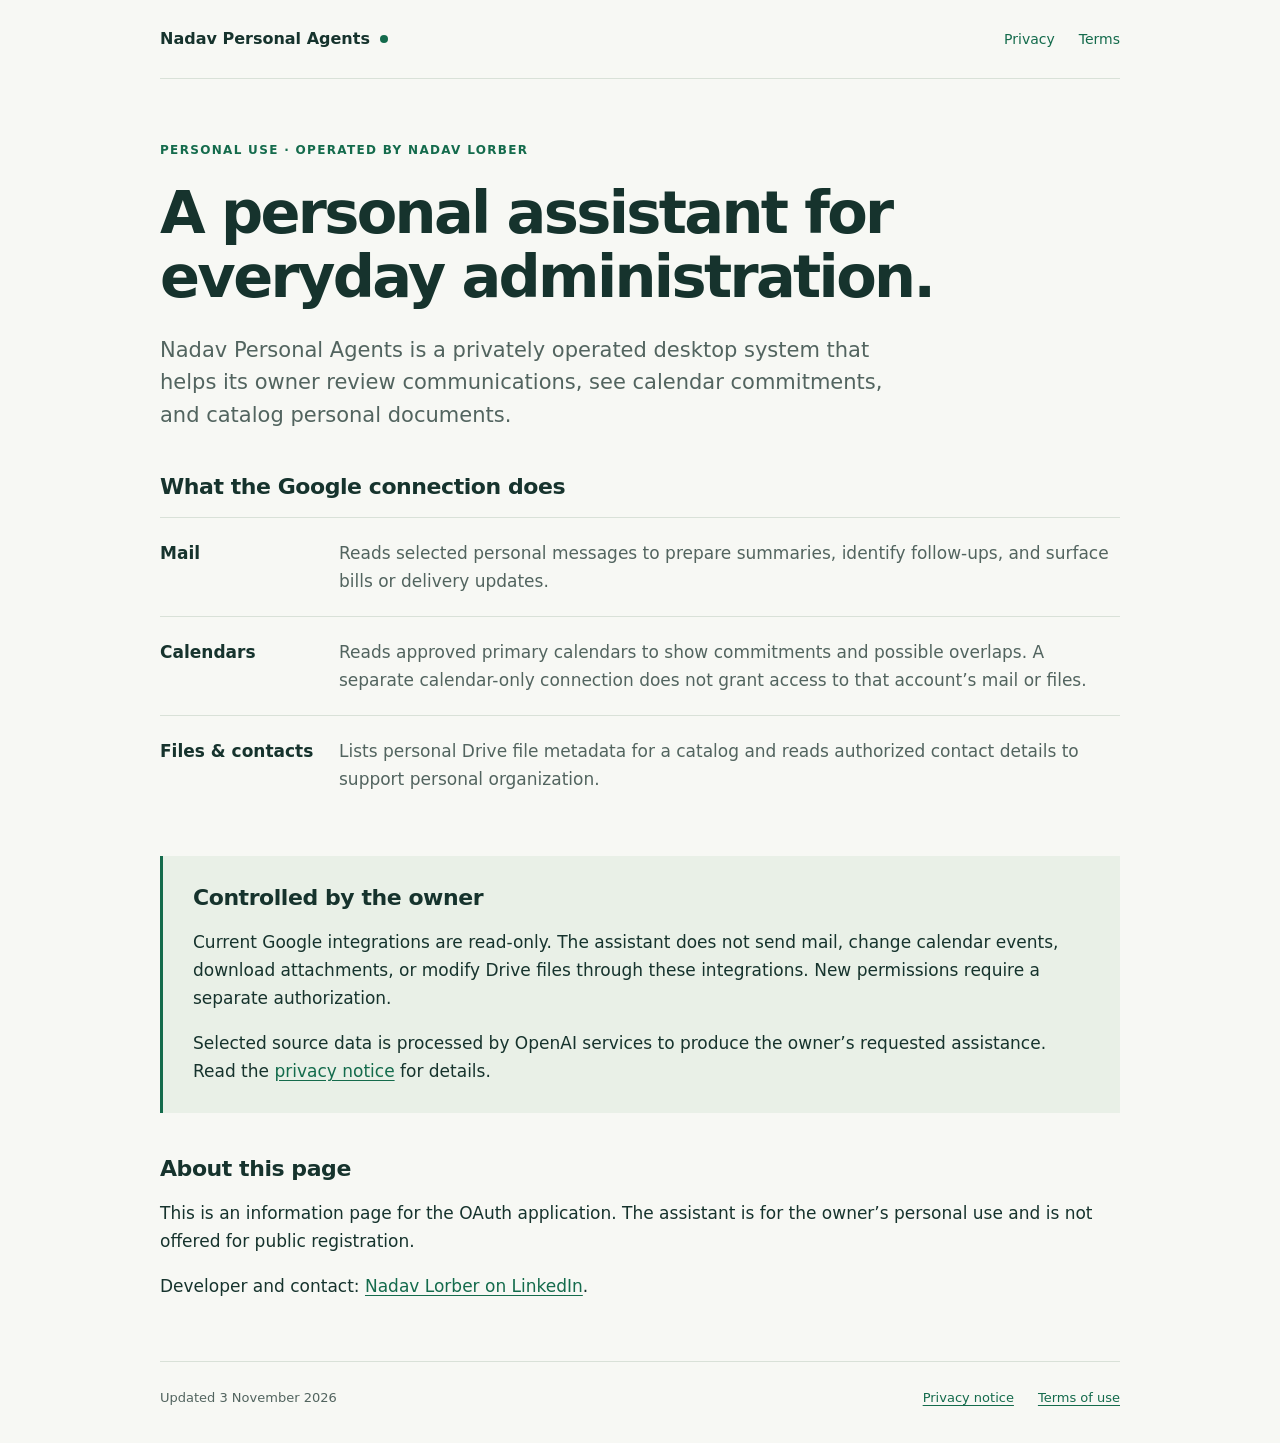
<file: index.html>
<!doctype html>
<html lang="en">
<head>
  <meta charset="utf-8"><meta name="viewport" content="width=device-width, initial-scale=1">
  <meta name="description" content="Information about Nadav Personal Agents, a privately operated personal assistant.">
  <meta name="robots" content="noindex, nofollow"><meta name="referrer" content="no-referrer">
  <title>Nadav Personal Agents</title><link rel="stylesheet" href="style.css">
</head>
<body>
  <header><a class="brand" href="index.html">Nadav Personal Agents<span class="dot" aria-hidden="true"></span></a><nav aria-label="Main"><a href="privacy.html">Privacy</a><a href="terms.html">Terms</a></nav></header>
  <main>
    <p class="eyebrow">Personal use · Operated by Nadav Lorber</p>
    <h1>A personal assistant for everyday administration.</h1>
    <p class="lead">Nadav Personal Agents is a privately operated desktop system that helps its owner review communications, see calendar commitments, and catalog personal documents.</p>
    <section class="scope" aria-labelledby="scope-title">
      <h2 id="scope-title">What the Google connection does</h2>
      <dl>
        <div><dt>Mail</dt><dd>Reads selected personal messages to prepare summaries, identify follow-ups, and surface bills or delivery updates.</dd></div>
        <div><dt>Calendars</dt><dd>Reads approved primary calendars to show commitments and possible overlaps. A separate calendar-only connection does not grant access to that account’s mail or files.</dd></div>
        <div><dt>Files & contacts</dt><dd>Lists personal Drive file metadata for a catalog and reads authorized contact details to support personal organization.</dd></div>
      </dl>
    </section>
    <section class="notice"><h2>Controlled by the owner</h2><p>Current Google integrations are read-only. The assistant does not send mail, change calendar events, download attachments, or modify Drive files through these integrations. New permissions require a separate authorization.</p><p>Selected source data is processed by OpenAI services to produce the owner’s requested assistance. Read the <a href="privacy.html">privacy notice</a> for details.</p></section>
    <section><h2>About this page</h2><p>This is an information page for the OAuth application. The assistant is for the owner’s personal use and is not offered for public registration.</p><p>Developer and contact: <a href="https://il.linkedin.com/in/nadav-lorber" rel="noopener noreferrer">Nadav Lorber on LinkedIn</a>.</p></section>
  </main>
  <footer><span>Updated 3 November 2026</span><div><a href="privacy.html">Privacy notice</a><a href="terms.html">Terms of use</a></div></footer>
</body>
</html>
</file>
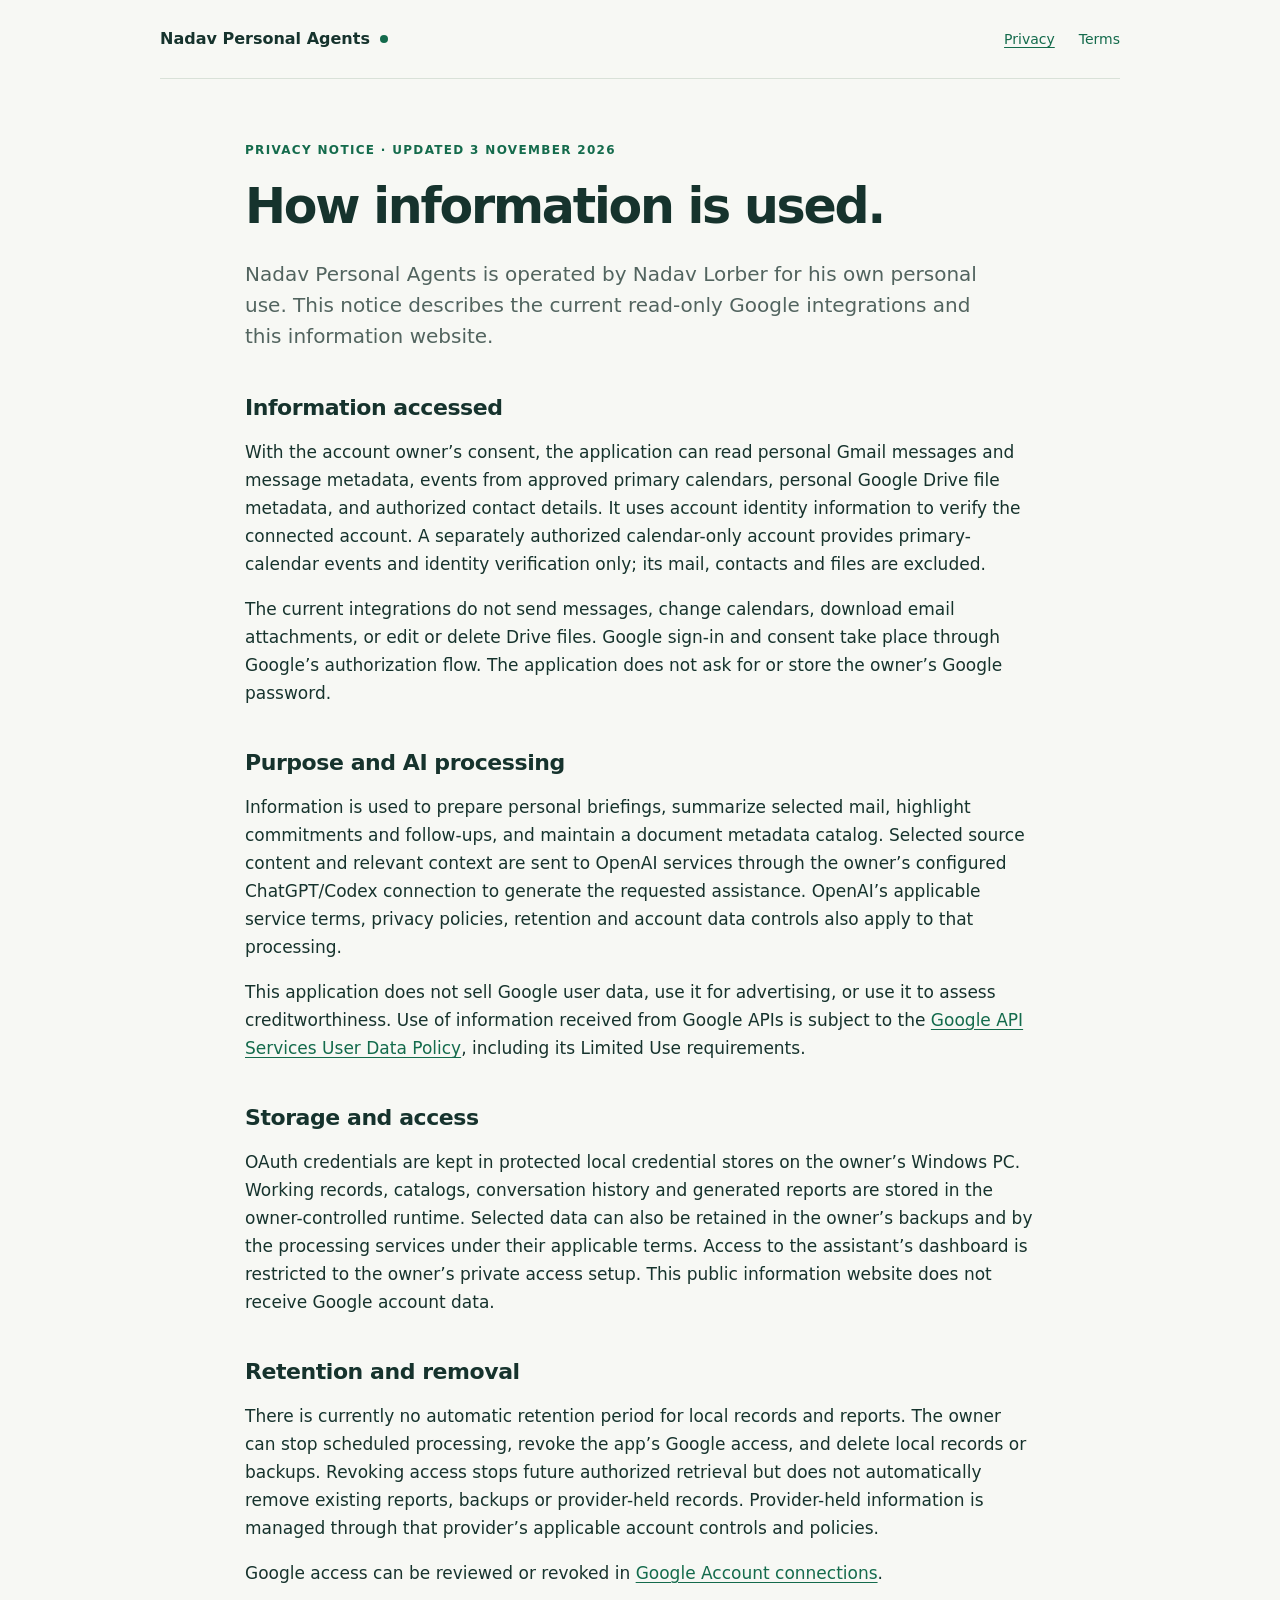
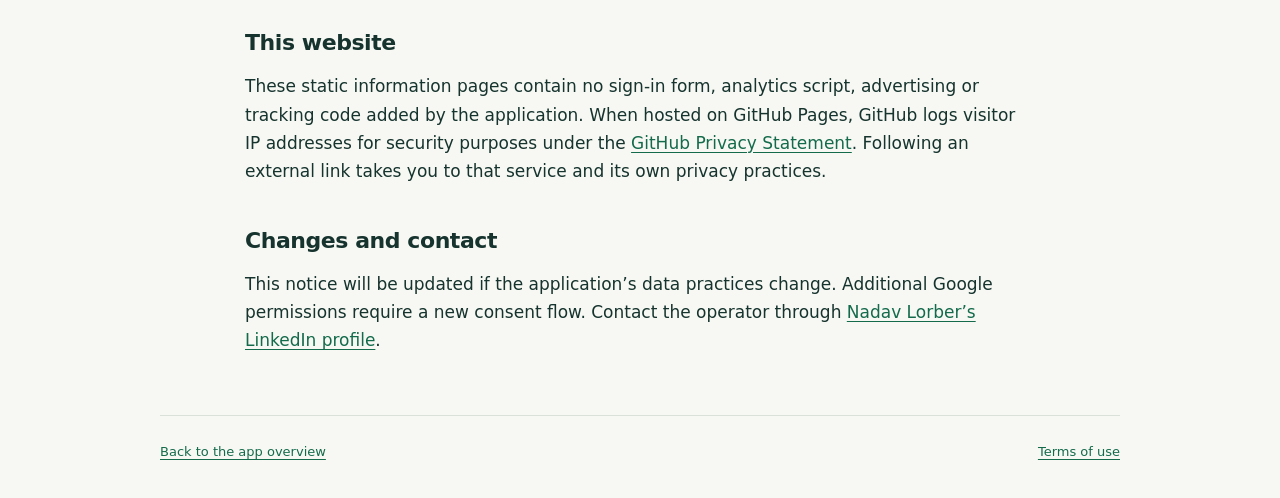
<file: privacy.html>
<!doctype html>
<html lang="en">
<head>
  <meta charset="utf-8"><meta name="viewport" content="width=device-width, initial-scale=1">
  <meta name="description" content="How Nadav Personal Agents accesses, uses, stores and shares information.">
  <meta name="robots" content="noindex, nofollow"><meta name="referrer" content="no-referrer">
  <title>Privacy notice · Nadav Personal Agents</title><link rel="stylesheet" href="style.css">
</head>
<body>
  <header><a class="brand" href="index.html">Nadav Personal Agents<span class="dot" aria-hidden="true"></span></a><nav aria-label="Main"><a aria-current="page" href="privacy.html">Privacy</a><a href="terms.html">Terms</a></nav></header>
  <main class="document">
    <p class="eyebrow">Privacy notice · Updated 3 November 2026</p><h1>How information is used.</h1>
    <p class="lead">Nadav Personal Agents is operated by Nadav Lorber for his own personal use. This notice describes the current read-only Google integrations and this information website.</p>
    <section><h2>Information accessed</h2><p>With the account owner’s consent, the application can read personal Gmail messages and message metadata, events from approved primary calendars, personal Google Drive file metadata, and authorized contact details. It uses account identity information to verify the connected account. A separately authorized calendar-only account provides primary-calendar events and identity verification only; its mail, contacts and files are excluded.</p><p>The current integrations do not send messages, change calendars, download email attachments, or edit or delete Drive files. Google sign-in and consent take place through Google’s authorization flow. The application does not ask for or store the owner’s Google password.</p></section>
    <section><h2>Purpose and AI processing</h2><p>Information is used to prepare personal briefings, summarize selected mail, highlight commitments and follow-ups, and maintain a document metadata catalog. Selected source content and relevant context are sent to OpenAI services through the owner’s configured ChatGPT/Codex connection to generate the requested assistance. OpenAI’s applicable service terms, privacy policies, retention and account data controls also apply to that processing.</p><p>This application does not sell Google user data, use it for advertising, or use it to assess creditworthiness. Use of information received from Google APIs is subject to the <a href="https://developers.google.com/terms/api-services-user-data-policy" rel="noopener noreferrer">Google API Services User Data Policy</a>, including its Limited Use requirements.</p></section>
    <section><h2>Storage and access</h2><p>OAuth credentials are kept in protected local credential stores on the owner’s Windows PC. Working records, catalogs, conversation history and generated reports are stored in the owner-controlled runtime. Selected data can also be retained in the owner’s backups and by the processing services under their applicable terms. Access to the assistant’s dashboard is restricted to the owner’s private access setup. This public information website does not receive Google account data.</p></section>
    <section><h2>Retention and removal</h2><p>There is currently no automatic retention period for local records and reports. The owner can stop scheduled processing, revoke the app’s Google access, and delete local records or backups. Revoking access stops future authorized retrieval but does not automatically remove existing reports, backups or provider-held records. Provider-held information is managed through that provider’s applicable account controls and policies.</p><p>Google access can be reviewed or revoked in <a href="https://myaccount.google.com/connections" rel="noopener noreferrer">Google Account connections</a>.</p></section>
    <section><h2>This website</h2><p>These static information pages contain no sign-in form, analytics script, advertising or tracking code added by the application. When hosted on GitHub Pages, GitHub logs visitor IP addresses for security purposes under the <a href="https://docs.github.com/en/site-policy/privacy-policies/github-general-privacy-statement" rel="noopener noreferrer">GitHub Privacy Statement</a>. Following an external link takes you to that service and its own privacy practices.</p></section>
    <section><h2>Changes and contact</h2><p>This notice will be updated if the application’s data practices change. Additional Google permissions require a new consent flow. Contact the operator through <a href="https://il.linkedin.com/in/nadav-lorber" rel="noopener noreferrer">Nadav Lorber’s LinkedIn profile</a>.</p></section>
  </main>
  <footer><a href="index.html">Back to the app overview</a><a href="terms.html">Terms of use</a></footer>
</body>
</html>
</file>
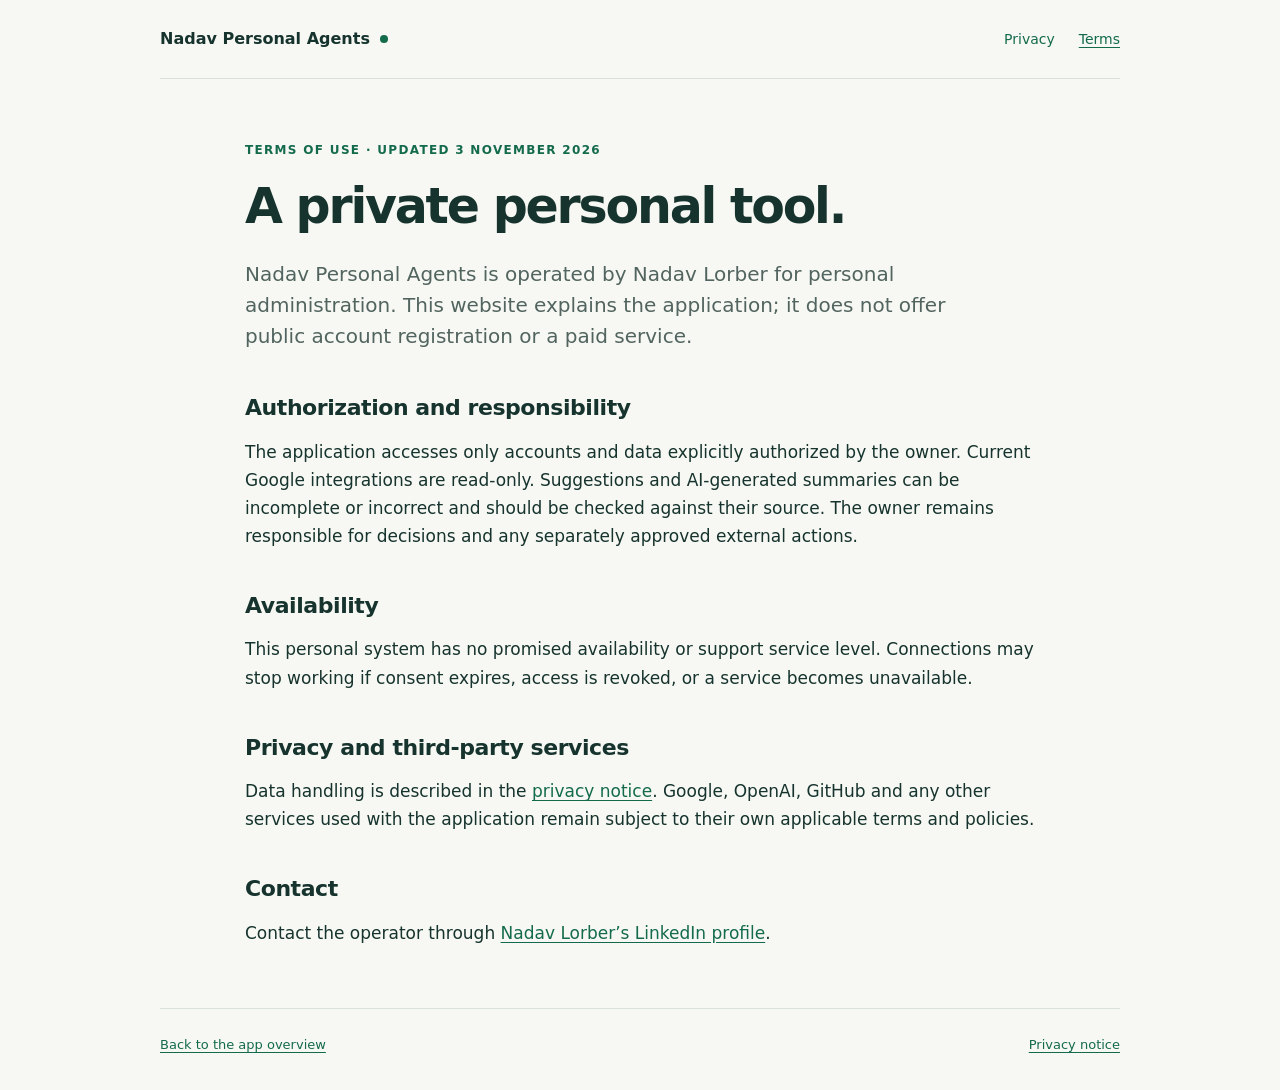
<file: terms.html>
<!doctype html>
<html lang="en">
<head>
  <meta charset="utf-8"><meta name="viewport" content="width=device-width, initial-scale=1">
  <meta name="description" content="Personal-use terms for Nadav Personal Agents.">
  <meta name="robots" content="noindex, nofollow"><meta name="referrer" content="no-referrer">
  <title>Terms of use · Nadav Personal Agents</title><link rel="stylesheet" href="style.css">
</head>
<body>
  <header><a class="brand" href="index.html">Nadav Personal Agents<span class="dot" aria-hidden="true"></span></a><nav aria-label="Main"><a href="privacy.html">Privacy</a><a aria-current="page" href="terms.html">Terms</a></nav></header>
  <main class="document">
    <p class="eyebrow">Terms of use · Updated 3 November 2026</p><h1>A private personal tool.</h1>
    <p class="lead">Nadav Personal Agents is operated by Nadav Lorber for personal administration. This website explains the application; it does not offer public account registration or a paid service.</p>
    <section><h2>Authorization and responsibility</h2><p>The application accesses only accounts and data explicitly authorized by the owner. Current Google integrations are read-only. Suggestions and AI-generated summaries can be incomplete or incorrect and should be checked against their source. The owner remains responsible for decisions and any separately approved external actions.</p></section>
    <section><h2>Availability</h2><p>This personal system has no promised availability or support service level. Connections may stop working if consent expires, access is revoked, or a service becomes unavailable.</p></section>
    <section><h2>Privacy and third-party services</h2><p>Data handling is described in the <a href="privacy.html">privacy notice</a>. Google, OpenAI, GitHub and any other services used with the application remain subject to their own applicable terms and policies.</p></section>
    <section><h2>Contact</h2><p>Contact the operator through <a href="https://il.linkedin.com/in/nadav-lorber" rel="noopener noreferrer">Nadav Lorber’s LinkedIn profile</a>.</p></section>
  </main>
  <footer><a href="index.html">Back to the app overview</a><a href="privacy.html">Privacy notice</a></footer>
</body>
</html>
</file>
<file: style.css>
:root{color-scheme:light;--ink:#16332d;--muted:#52645f;--paper:#f7f8f4;--line:#d9e1d8;--accent:#146b4c}*{box-sizing:border-box}body{margin:0;background:var(--paper);color:var(--ink);font:17px/1.65 system-ui,-apple-system,"Segoe UI",sans-serif}a{color:var(--accent);text-underline-offset:.2em}a:focus-visible{outline:3px solid #b47524;outline-offset:5px}header,main,footer{width:min(960px,calc(100% - 48px));margin-inline:auto}header{display:flex;align-items:center;justify-content:space-between;gap:20px;padding-block:26px;border-bottom:1px solid var(--line)}.brand{font-size:16px;font-weight:750;text-decoration:none;color:var(--ink);display:flex;align-items:center;gap:10px}.dot{width:8px;height:8px;border-radius:50%;background:var(--accent)}nav,footer div{display:flex;gap:24px}nav a{font-size:14px;text-decoration:none}nav a[aria-current=page]{text-decoration:underline}main{padding-block:62px 44px}.eyebrow{font-size:12px;font-weight:700;letter-spacing:.11em;text-transform:uppercase;color:var(--accent);margin:0 0 20px}h1{font-size:clamp(34px,5.7vw,59px);letter-spacing:-.045em;line-height:1.08;max-width:800px;margin:0 0 25px;font-weight:720}.lead{max-width:760px;font-size:21px;line-height:1.55;color:var(--muted)}section{margin-top:42px}h2{font-size:22px;letter-spacing:-.02em;line-height:1.3;margin:0 0 15px}p{margin:0 0 17px}dl{margin:0}dl div{display:grid;grid-template-columns:155px 1fr;gap:24px;padding:21px 0;border-top:1px solid var(--line)}dt{font-weight:700}dd{margin:0;color:var(--muted)}.notice{padding:28px 30px;background:#e9f0e7;border-left:3px solid var(--accent)}.notice p:last-child{margin-bottom:0}.document{max-width:790px}.document h1{font-size:clamp(34px,5vw,49px)}.document .lead{font-size:20px}footer{border-top:1px solid var(--line);padding-block:25px 35px;display:flex;justify-content:space-between;gap:20px;font-size:13px;color:var(--muted)}@media(max-width:560px){header,main,footer{width:calc(100% - 36px)}header{align-items:flex-start;flex-wrap:wrap;gap:14px}nav{gap:20px}main{padding-top:42px}.lead{font-size:19px}dl div{grid-template-columns:1fr;gap:5px}.notice{padding:23px 21px}footer{flex-direction:column;gap:10px}section{margin-top:34px}}
</file>
